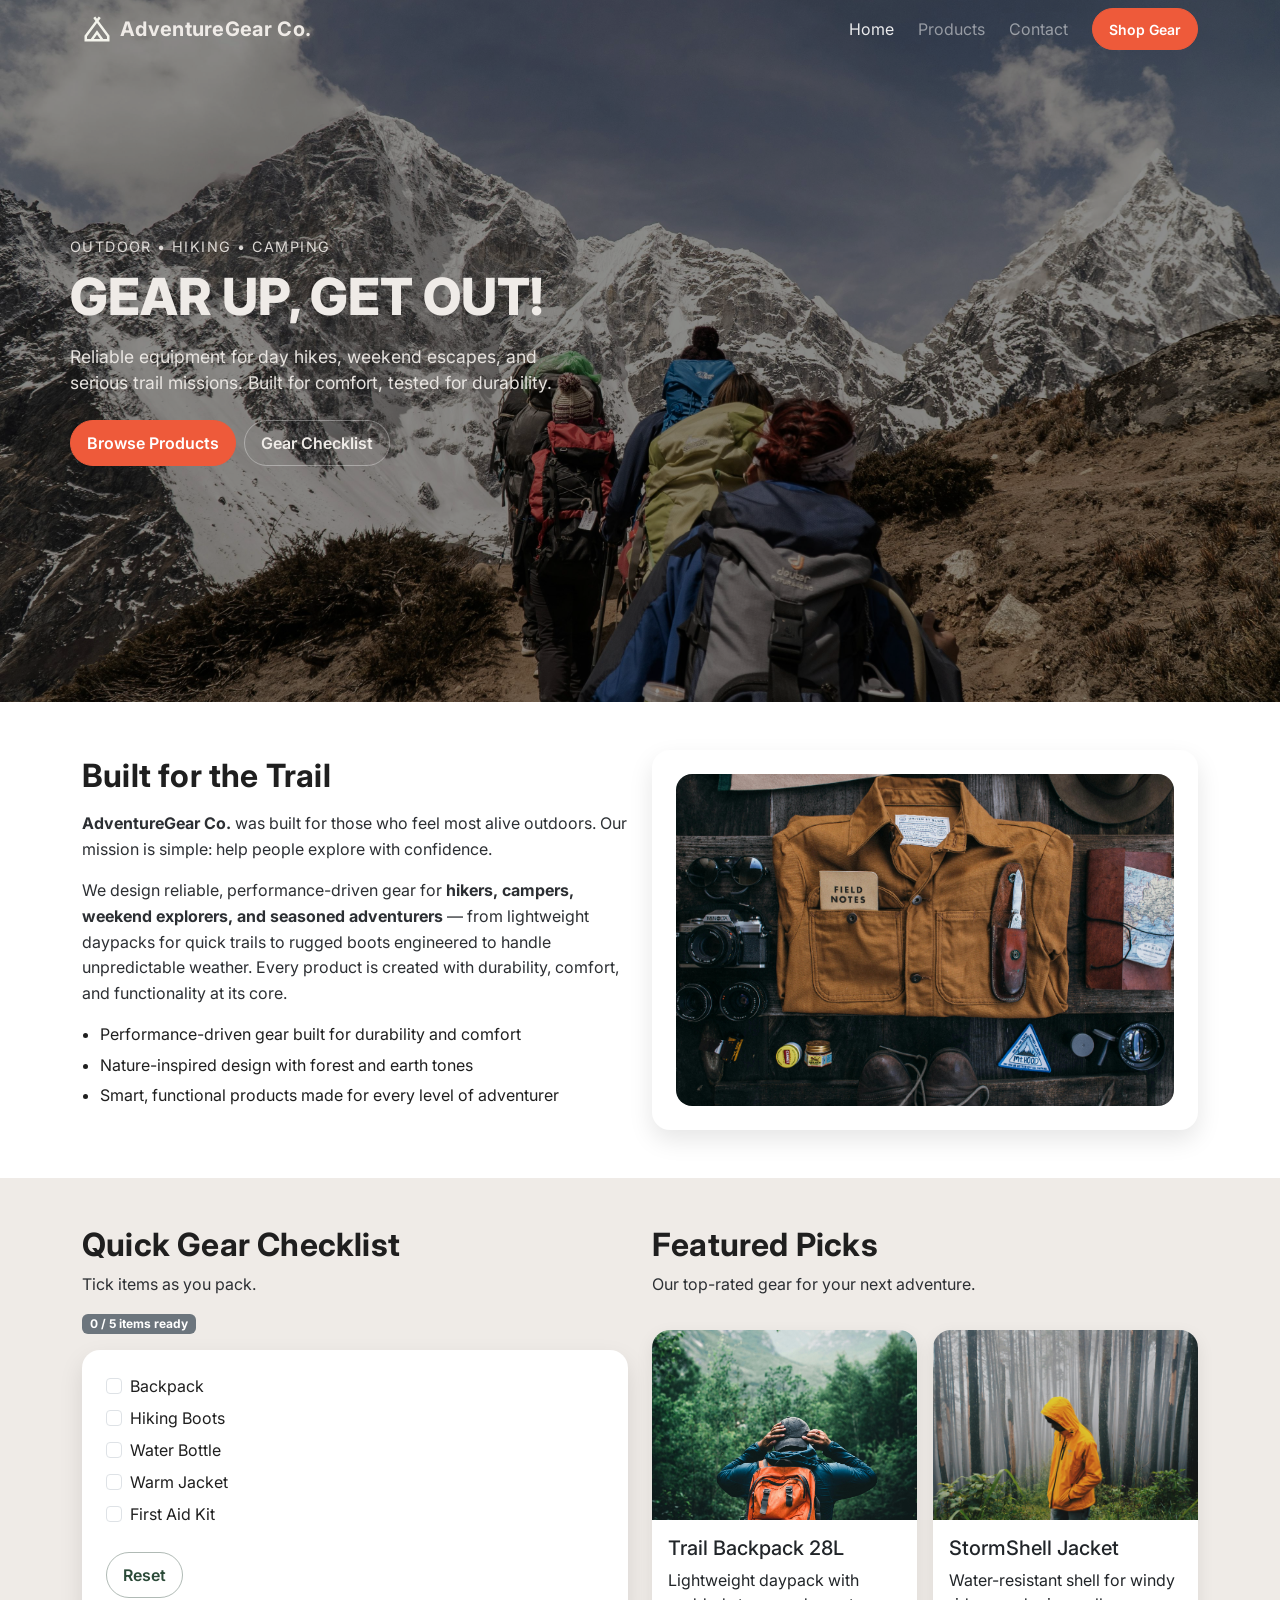
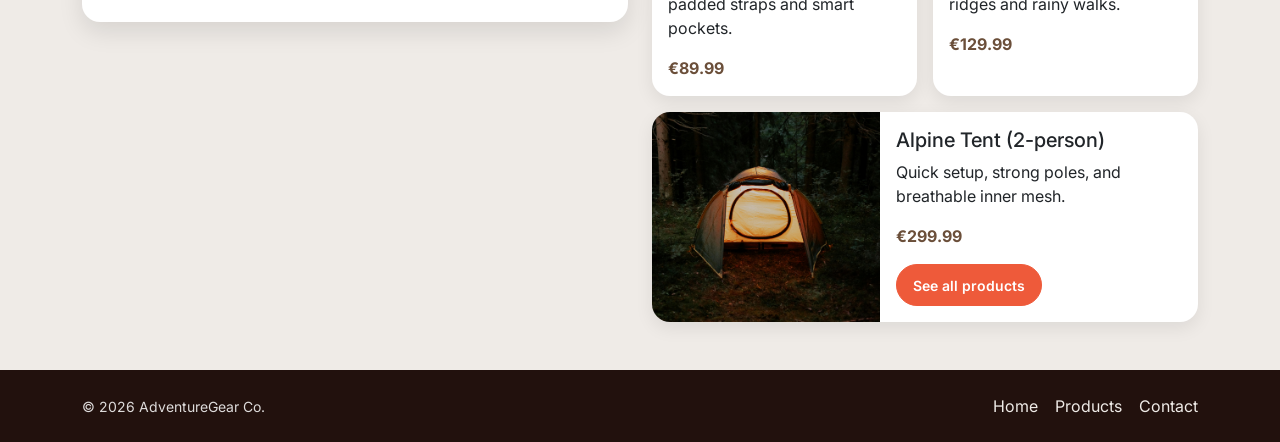
<file: index.html>
<!DOCTYPE html>
<html lang="en">

<head>
    <meta charset="UTF-8" />
    <meta name="viewport" content="width=device-width, initial-scale=1.0" />
    <meta name="description" content="AdventureGear Co. — Outdoor and hiking equipment for every adventure." />
    <title>AdventureGear Co. | Home</title>

    <!-- Inter Font -->
    <link rel="preconnect" href="https://fonts.googleapis.com">
    <link rel="preconnect" href="https://fonts.gstatic.com" crossorigin>
    <link
        href="https://fonts.googleapis.com/css2?family=Inter:ital,opsz,wght@0,14..32,100..900;1,14..32,100..900&display=swap"
        rel="stylesheet">

    <!-- Bootstrap 5 -->
    <link href="https://cdn.jsdelivr.net/npm/bootstrap@5.3.3/dist/css/bootstrap.min.css" rel="stylesheet">

    <!-- External CSS -->
    <link rel="stylesheet" href="assets/css/style.css" />
</head>

<body>
    <!-- Navbar (Bootstrap) -->
    <nav class="navbar navbar-expand-lg navbar-dark custom-navbar sticky-top">
        <div class="container">
            <a class="navbar-brand fw-bold d-flex align-items-center gap-2" href="index.html">
                <img src="assets/images/logo.svg" alt="AdventureGear logo" class="logo-img">
                <span>AdventureGear Co.</span>
            </a>

            <!-- Mobile toggle button -->
            <button class="navbar-toggler" type="button" data-bs-toggle="collapse" data-bs-target="#mainNav"
                aria-controls="mainNav" aria-expanded="false" aria-label="Toggle navigation">
                <span class="navbar-toggler-icon"></span>
            </button>
            <div class="collapse navbar-collapse" id="mainNav">
                <ul class="navbar-nav ms-auto align-items-lg-center gap-lg-2">
                    <li class="nav-item"><a class="nav-link active" href="index.html" aria-current="page">Home</a></li>
                    <li class="nav-item"><a class="nav-link" href="products.html">Products</a></li>
                    <li class="nav-item"><a class="nav-link" href="contact.html">Contact</a></li>
                    <li class="nav-item ms-lg-2">
                        <a class="btn main-btn btn-sm" href="products.html">Shop Gear</a>
                    </li>
                </ul>
            </div>
        </div>
    </nav>

    <!-- Hero Section -->
    <header class="home-hero">
        <div class="container hero-text">
            <div class="row">
                <div class="col-lg-7">
                    <p class="small-label mb-2">Outdoor • Hiking • Camping</p>
                    <h1 class="main-heading">GEAR UP, GET OUT!</h1>
                    <p class="hero-desc mt-3">
                        Reliable equipment for day hikes, weekend escapes, and serious trail missions.
                        Built for comfort, tested for durability.
                    </p>

                    <div class="d-flex flex-wrap gap-2 mt-4">
                        <a class="btn main-btn" href="products.html">Browse Products</a>
                        <a class="btn outline-btn" href="#checklist" aria-label="Jump to gear checklist">
                            Gear Checklist
                        </a>
                    </div>
                </div>
            </div>
        </div>
    </header>

    <!-- Brand Story -->
    <main>
        <section class="py-5">
            <div class="container">
                <div class="row align-items-center g-4">
                    <div class="col-lg-6">
                        <h2 class="section-title">Built for the Trail</h2>
                        <p class="section-text mt-3">
                            <strong>AdventureGear Co.</strong> was built for those who feel most alive
                            outdoors. Our mission is simple: help people explore with confidence.
                        </p>
                        <p class="section-text">
                            We design reliable, performance-driven gear for <strong>hikers, campers, weekend explorers,
                                and
                                seasoned adventurers</strong> — from lightweight daypacks for quick trails to rugged
                            boots engineered
                            to handle unpredictable weather. Every product is created with durability, comfort, and
                            functionality at its core.
                        </p>
                        <ul class="feature-list mt-3">
                            <li>Performance-driven gear built for durability and comfort</li>
                            <li>Nature-inspired design with forest and earth tones</li>
                            <li>Smart, functional products made for every level of adventurer</li>
                        </ul>
                    </div>

                    <div class="col-lg-6">
                        <!-- Simple image card -->
                        <div class="info-box p-4">
                            <img src="assets/images/card.jpg" class="img-fluid rounded-4" alt="Hiking Pack" />
                        </div>
                    </div>
                </div>
            </div>
        </section>

        <!-- Interactive Checklist -->
        <section id="checklist" class="py-5 light-section">
            <div class="container">
                <div class="row g-4 align-items-start">
                    <div class="col-lg-6">
                        <h2 class="section-title">Quick Gear Checklist</h2>
                        <p class="section-text mt-2">
                            Tick items as you pack.
                        </p>

                        <div class="d-flex align-items-center gap-2 mt-3">
                            <span class="badge text-bg-secondary" id="checklistCount">0 / 5 items ready</span>
                            <span class="badge text-bg-success d-none" id="checklistReady">Ready!</span>
                        </div>
                        
                        <div class="info-box p-4 mt-3">
                            <div class="form-check">
                                <input class="form-check-input gear-check" type="checkbox" id="item1">
                                <label class="form-check-label" for="item1">Backpack</label>
                            </div>
                            <div class="form-check mt-2">
                                <input class="form-check-input gear-check" type="checkbox" id="item2">
                                <label class="form-check-label" for="item2">Hiking Boots</label>
                            </div>
                            <div class="form-check mt-2">
                                <input class="form-check-input gear-check" type="checkbox" id="item3">
                                <label class="form-check-label" for="item3">Water Bottle</label>
                            </div>
                            <div class="form-check mt-2">
                                <input class="form-check-input gear-check" type="checkbox" id="item4">
                                <label class="form-check-label" for="item4">Warm Jacket</label>
                            </div>
                            <div class="form-check mt-2">
                                <input class="form-check-input gear-check" type="checkbox" id="item5">
                                <label class="form-check-label" for="item5">First Aid Kit</label>
                            </div>

                            <button class="btn outline-btn mt-4" id="checklistReset" type="button">
                                Reset
                            </button>
                        </div>
                    </div>

                    <div class="col-lg-6">
                        <!-- Featured gear cards -->
                        <h2 class="section-title">Featured Picks</h2>
                        <p class="section-text mt-2">
                            Our top-rated gear for your next adventure.
                        </p>
                        <div class="row g-3 mt-1">
                            <div class="col-md-6">
                                <div class="card product-box h-100">
                                    <img class="card-img-top" src="assets/images/backpack.jpg" alt="Backpack">
                                    <div class="card-body">
                                        <h3 class="card-title h5">Trail Backpack 28L</h3>
                                        <p class="card-text">Lightweight daypack with padded straps and smart pockets.
                                        </p>
                                        <p class="price-tag mb-0">€89.99</p>
                                    </div>
                                </div>
                            </div>
                            <div class="col-md-6">
                                <div class="card product-box h-100">
                                    <img class="card-img-top" src="assets/images/jacket.jpg" alt="Outdoor gear">
                                    <div class="card-body">
                                        <h3 class="card-title h5">StormShell Jacket</h3>
                                        <p class="card-text">Water-resistant shell for windy ridges and rainy walks.</p>
                                        <p class="price-tag mb-0">€129.99</p>
                                    </div>
                                </div>
                            </div>
                            <div class="col-12">
                                <div class="card product-box">
                                    <div class="row g-0">
                                        <div class="col-md-5">
                                            <img class="img-fluid h-100 w-100 rounded-start object-fit-cover"
                                                src="assets/images/alpine-tent.jpg" alt="Tent in the forest">
                                        </div>
                                        <div class="col-md-7">
                                            <div class="card-body">
                                                <h3 class="card-title h5">Alpine Tent (2-person)</h3>
                                                <p class="card-text">Quick setup, strong poles, and breathable inner
                                                    mesh.</p>
                                                <p class="price-tag mb-3">€299.99</p>
                                                <a class="btn main-btn btn-sm" href="products.html">See all
                                                    products</a>
                                            </div>
                                        </div>
                                    </div>
                                </div>
                            </div>
                        </div>

                    </div>
                </div>
            </div>
        </section>
    </main>

    <!-- Footer -->
    <footer class="py-4 main-footer">
        <div class="container">
            <div class="row g-3 align-items-center">
                <div class="col-md-6">
                    <p class="mb-0 small">
                        © <span id="year"></span> AdventureGear Co.
                    </p>
                </div>
                <div class="col-md-6 text-md-end">
                    <a class="footer-link" href="index.html">Home</a>
                    <a class="footer-link" href="products.html">Products</a>
                    <a class="footer-link" href="contact.html">Contact</a>
                </div>
            </div>
        </div>
    </footer>

    <!-- Bootstrap JS -->
    <script src="https://cdn.jsdelivr.net/npm/bootstrap@5.3.3/dist/js/bootstrap.bundle.min.js"></script>

    <!-- External JS -->
    <script src="assets/js/script.js"></script>
</body>

</html>
</file>
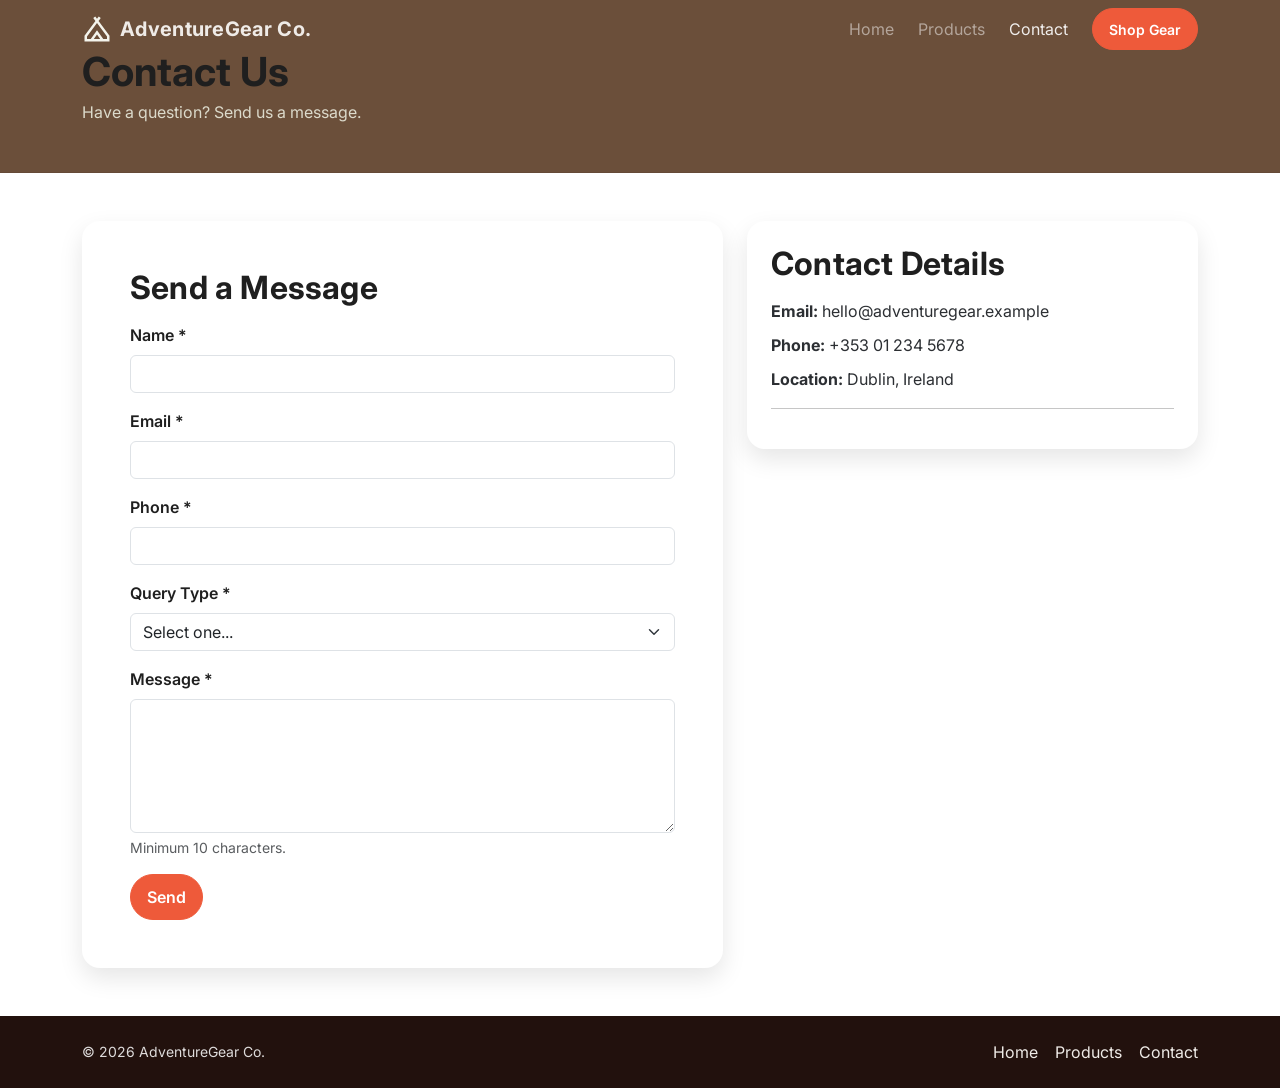
<file: contact.html>
<!DOCTYPE html>
<html lang="en">

<head>
  <meta charset="UTF-8" />
  <meta name="viewport" content="width=device-width, initial-scale=1.0" />
  <meta name="description" content="Contact AdventureGear Co. — validated form with jQuery." />
  <title>AdventureGear Co. | Contact</title>

  <!-- Inter Font -->
  <link rel="preconnect" href="https://fonts.googleapis.com">
  <link rel="preconnect" href="https://fonts.gstatic.com" crossorigin>
  <link
    href="https://fonts.googleapis.com/css2?family=Inter:ital,opsz,wght@0,14..32,100..900;1,14..32,100..900&display=swap"
    rel="stylesheet">

  <!-- Bootstrap 5 -->
  <link href="https://cdn.jsdelivr.net/npm/bootstrap@5.3.3/dist/css/bootstrap.min.css" rel="stylesheet">

  <!-- External CSS -->
  <link rel="stylesheet" href="assets/css/style.css" />
</head>

<body>
  <!-- Navbar -->
  <nav class="navbar navbar-expand-lg navbar-dark custom-navbar sticky-top">
    <div class="container">
      <a class="navbar-brand fw-bold d-flex align-items-center gap-2" href="index.html">
        <img src="assets/images/logo.svg" alt="AdventureGear logo" class="logo-img">
        <span>AdventureGear Co.</span>
      </a>

      <button class="navbar-toggler" type="button" data-bs-toggle="collapse" data-bs-target="#mainNav"
        aria-controls="mainNav" aria-expanded="false" aria-label="Toggle navigation">
        <span class="navbar-toggler-icon"></span>
      </button>

      <div class="collapse navbar-collapse" id="mainNav">
        <ul class="navbar-nav ms-auto align-items-lg-center gap-lg-2">
          <li class="nav-item"><a class="nav-link" href="index.html">Home</a></li>
          <li class="nav-item"><a class="nav-link" href="products.html">Products</a></li>
          <li class="nav-item"><a class="nav-link active" href="contact.html" aria-current="page">Contact</a></li>
          <li class="nav-item ms-lg-2">
            <a class="btn main-btn btn-sm" href="products.html">Shop Gear</a>
          </li>
        </ul>
      </div>
    </div>
  </nav>

  <!-- Header -->
  <header class="py-5 top-banner">
    <div class="container">
      <h1 class="page-heading">Contact Us</h1>
      <p class="page-text mb-0">
        Have a question? Send us a message.
      </p>
    </div>
  </header>

  <main class="py-5">
    <div class="container">
      <div class="row g-4">
        <div class="col-lg-7">
          <div class="info-box p-4 p-md-5">
            <h2 class="section-title mb-3">Send a Message</h2>

            <div id="formSuccess" class="alert alert-success d-none" role="alert">
              Message sent successfully! We will get back to you soon.
            </div>

            <!-- Contact Form -->
            <form id="contactForm" novalidate>

              <div class="mb-3">
                <label for="name" class="form-label fw-semibold">Name *</label>
                <input type="text" class="form-control" id="name" name="name" required>
                <div class="error-text" id="errName"></div>
              </div>

              <div class="mb-3">
                <label for="email" class="form-label fw-semibold">Email *</label>
                <input type="email" class="form-control" id="email" name="email" required>
                <div class="error-text" id="errEmail"></div>
              </div>

              <div class="mb-3">
                <label for="phone" class="form-label fw-semibold">Phone *</label>
                <input type="tel" class="form-control" id="phone" name="phone" required>
                <div class="error-text" id="errPhone"></div>
              </div>
              
              <div class="mb-3">
                <label for="queryType" class="form-label fw-semibold">Query Type *</label>
                <select class="form-select" id="queryType" name="queryType" required>
                  <option value="" selected>Select one...</option>
                  <option value="Booking">Booking</option>
                  <option value="Payment">Payment</option>
                  <option value="General Info">General Info</option>
                  <option value="Other">Other</option>
                </select>
                <div class="error-text" id="errQueryType"></div>
              </div>

              <div class="mb-3">
                <label for="message" class="form-label fw-semibold">Message *</label>
                <textarea class="form-control" id="message" name="message" rows="5" minlength="10" required></textarea>
                <div class="form-text">Minimum 10 characters.</div>
                <div class="error-text" id="errMessage"></div>
              </div>

              <button type="submit" class="btn main-btn">Send</button>
            </form>
          </div>
        </div>

        <div class="col-lg-5">
          <div class="info-box p-4">
            <h2 class="section-title mb-3">Contact Details</h2>
            <p class="section-text mb-2"><strong>Email:</strong> hello@adventuregear.example</p>
            <p class="section-text mb-2"><strong>Phone:</strong> +353 01 234 5678</p>
            <p class="section-text mb-0"><strong>Location:</strong> Dublin, Ireland</p>
            <hr>
          </div>
        </div>
      </div>
    </div>
  </main>

  <!-- Footer -->
  <footer class="py-4 main-footer">
    <div class="container">
      <div class="row g-3 align-items-center">
        <div class="col-md-6">
          <p class="mb-0 small">
            © <span id="year"></span> AdventureGear Co.
          </p>
        </div>
        <div class="col-md-6 text-md-end">
          <a class="footer-link" href="index.html">Home</a>
          <a class="footer-link" href="products.html">Products</a>
          <a class="footer-link" href="contact.html">Contact</a>
        </div>
      </div>
    </div>
  </footer>

  <!-- Bootstrap JS -->
  <script src="https://cdn.jsdelivr.net/npm/bootstrap@5.3.3/dist/js/bootstrap.bundle.min.js"></script>

  <!-- Validation jQuery -->
  <script src="https://code.jquery.com/jquery-3.7.1.min.js"></script>

  <!-- External JS -->
  <script src="assets/js/script.js"></script>
</body>

</html>
</file>
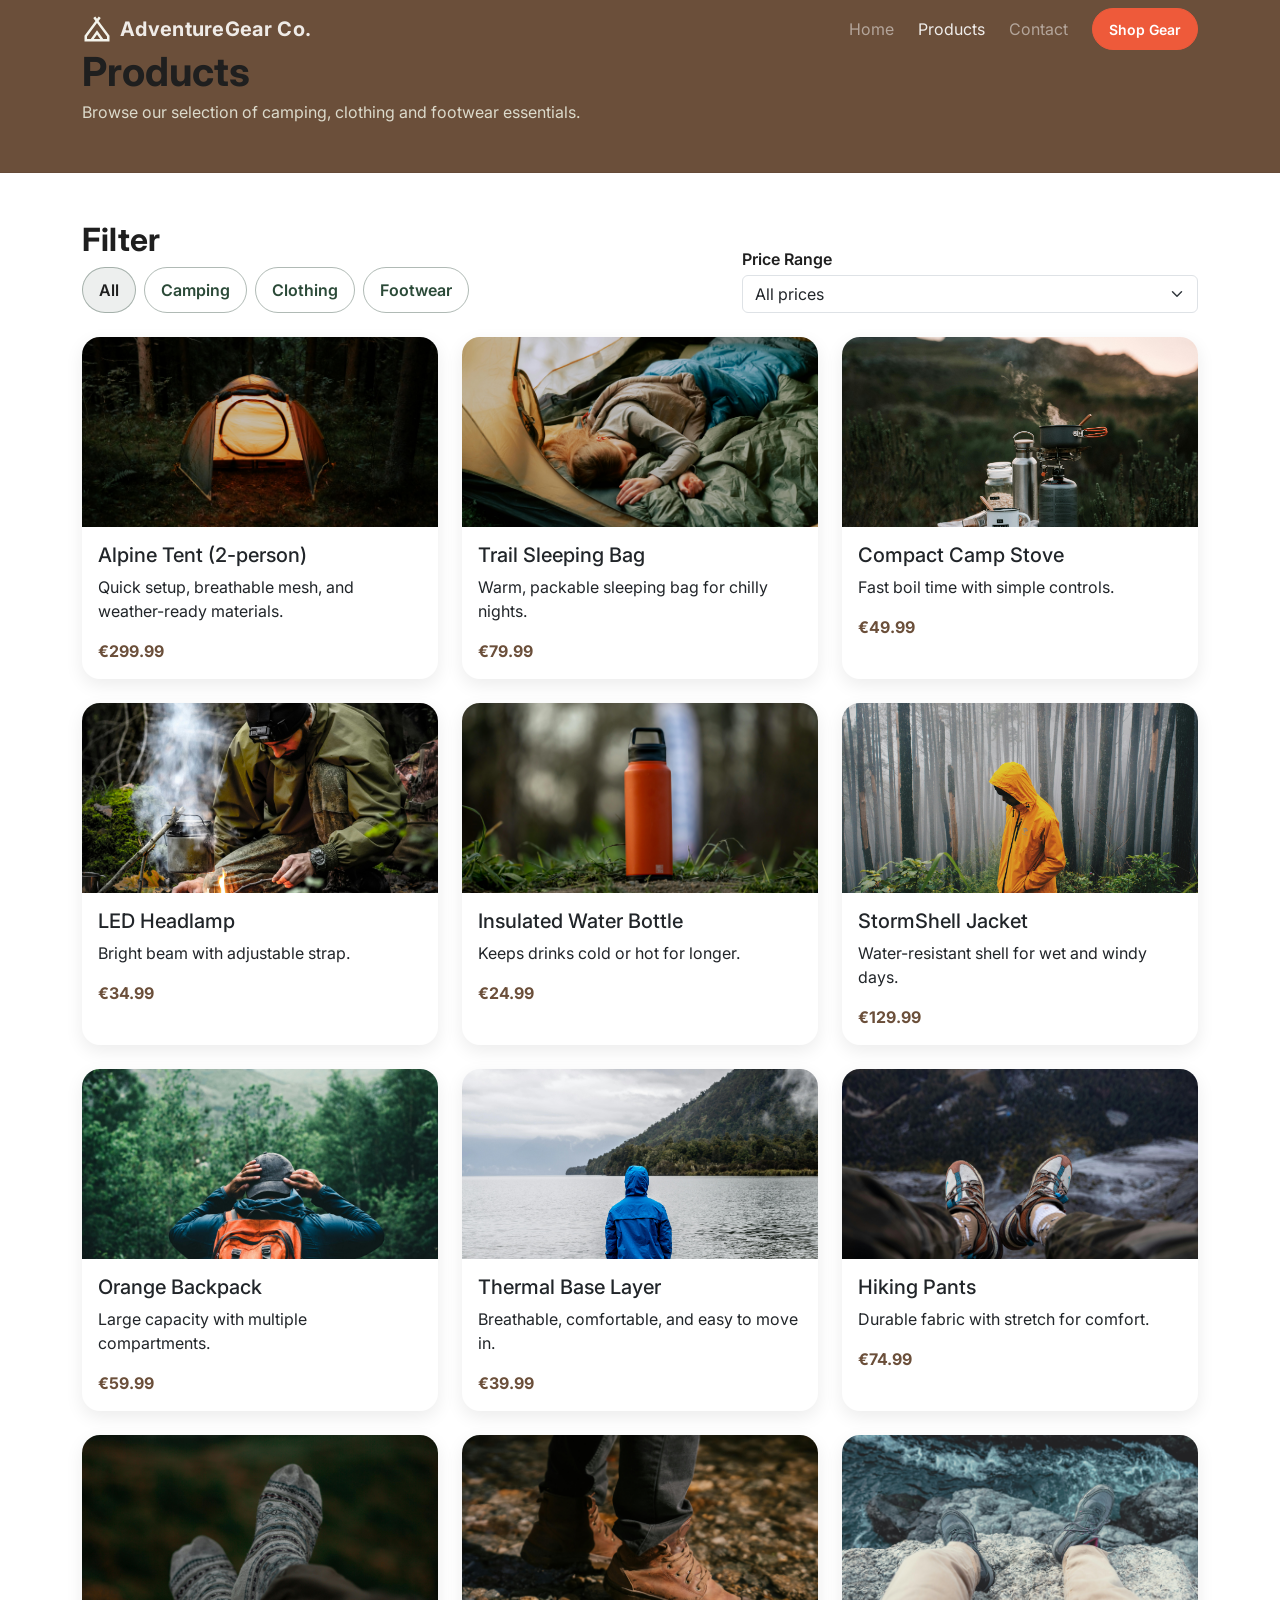
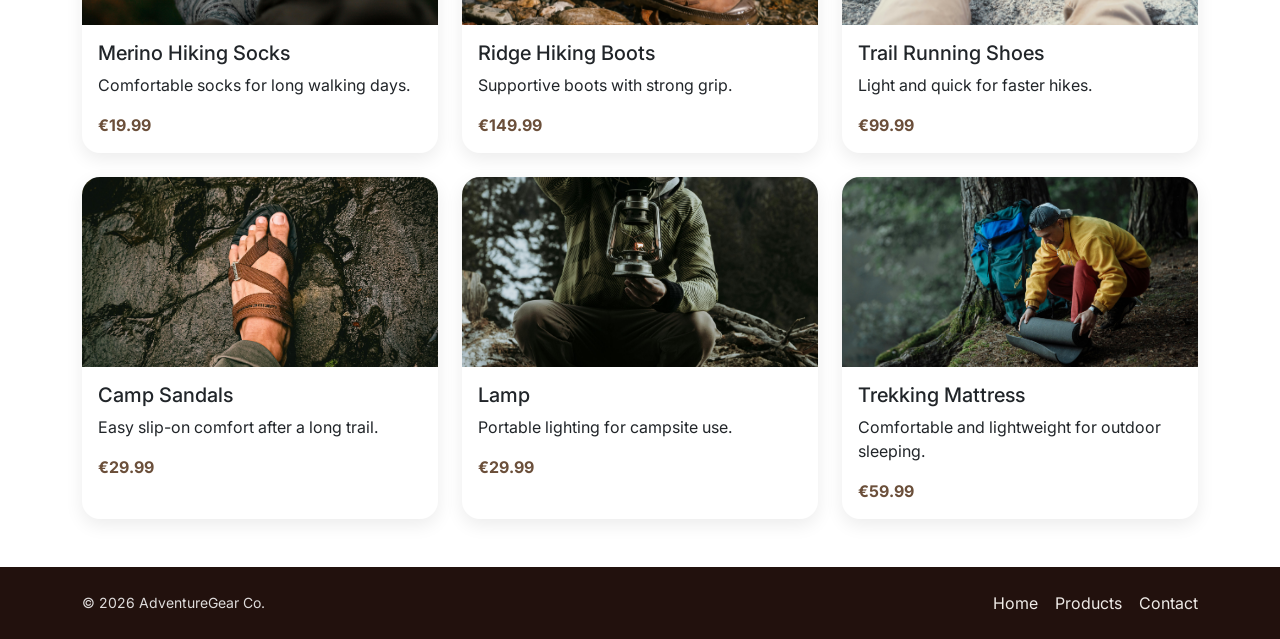
<file: products.html>
<!DOCTYPE html>
<html lang="en">

<head>
  <meta charset="UTF-8" />
  <meta name="viewport" content="width=device-width, initial-scale=1.0" />
  <meta name="description" content="AdventureGear Co. Products — camping, clothing and footwear." />
  <title>AdventureGear Co. | Products</title>

  <!-- Inter Font -->
  <link rel="preconnect" href="https://fonts.googleapis.com">
  <link rel="preconnect" href="https://fonts.gstatic.com" crossorigin>
  <link
    href="https://fonts.googleapis.com/css2?family=Inter:ital,opsz,wght@0,14..32,100..900;1,14..32,100..900&display=swap"
    rel="stylesheet">

  <!-- Bootstrap 5 -->
  <link href="https://cdn.jsdelivr.net/npm/bootstrap@5.3.3/dist/css/bootstrap.min.css" rel="stylesheet">

  <!-- External CSS -->
  <link rel="stylesheet" href="assets/css/style.css" />
</head>

<body>
  <!-- Navbar -->
  <nav class="navbar navbar-expand-lg navbar-dark custom-navbar sticky-top">
    <div class="container">
      <a class="navbar-brand fw-bold d-flex align-items-center gap-2" href="index.html">
        <img src="assets/images/logo.svg" alt="AdventureGear logo" class="logo-img">
        <span>AdventureGear Co.</span>
      </a>

      <button class="navbar-toggler" type="button" data-bs-toggle="collapse" data-bs-target="#mainNav"
        aria-controls="mainNav" aria-expanded="false" aria-label="Toggle navigation">
        <span class="navbar-toggler-icon"></span>
      </button>

      <div class="collapse navbar-collapse" id="mainNav">
        <ul class="navbar-nav ms-auto align-items-lg-center gap-lg-2">
          <li class="nav-item"><a class="nav-link" href="index.html">Home</a></li>
          <li class="nav-item"><a class="nav-link active" href="products.html" aria-current="page">Products</a></li>
          <li class="nav-item"><a class="nav-link" href="contact.html">Contact</a></li>
          <li class="nav-item ms-lg-2">
            <a class="btn main-btn btn-sm" href="products.html">Shop Gear</a>
          </li>
        </ul>
      </div>
    </div>
  </nav>

  <!-- Header -->
  <header class="py-5 top-banner">
    <div class="container">
      <h1 class="page-heading">Products</h1>
      <p class="page-text mb-0">
        Browse our selection of camping, clothing and footwear essentials.
      </p>
    </div>
  </header>

  <main class="py-5">
    <div class="container">
      <!-- Filter controls -->
      <section class="mb-4">
        <div class="row g-3 align-items-end">
          <div class="col-lg-7">
            <h2 class="section-title mb-2">Filter</h2>
            <div class="d-flex flex-wrap gap-2">
              <button class="btn outline-btn filter-btn active" type="button" data-filter="all">All</button>
              <button class="btn outline-btn filter-btn" type="button" data-filter="camping">Camping</button>
              <button class="btn outline-btn filter-btn" type="button" data-filter="clothing">Clothing</button>
              <button class="btn outline-btn filter-btn" type="button" data-filter="footwear">Footwear</button>
            </div>
          </div>

          <!-- Price range filter -->
          <div class="col-lg-5">
            <label for="priceRange" class="form-label fw-semibold mb-1">Price Range</label>
            <select id="priceRange" class="form-select">
              <option value="all" selected>All prices</option>
              <option value="under100">Under €100</option>
              <option value="100to200">€100 to €200</option>
              <option value="over200">Over €200</option>
            </select>
          </div>
        </div>
      </section>

      <!-- Bootstrap cards -->
      <section>
        <div class="row g-4" id="productsGrid">
          
          <div class="col-sm-6 col-lg-4 product-item" data-category="camping" data-price="299.99">
            <div class="card product-box h-100">
              <img class="card-img-top" src="assets/images/alpine-tent.jpg" alt="Tent">
              <!-- Photo by cottonbro studio from Pexels: https://www.pexels.com/photo/tent-in-a-forest-5994742/ -->
              <div class="card-body">
                <h3 class="card-title h5">Alpine Tent (2-person)</h3>
                <p class="card-text">Quick setup, breathable mesh, and weather-ready materials.</p>
                <p class="price-tag mb-0">€299.99</p>
              </div>
            </div>
          </div>

          <div class="col-sm-6 col-lg-4 product-item" data-category="camping" data-price="79.99">
            <div class="card product-box h-100">
              <img class="card-img-top" src="assets/images/sleeping-bag.jpg" alt="Sleeping bag">
              <!-- Photo by cottonbro studio: https://www.pexels.com/photo/woman-sleeping-inside-a-tent-5994748/ -->
              <div class="card-body">
                <h3 class="card-title h5">Trail Sleeping Bag</h3>
                <p class="card-text">Warm, packable sleeping bag for chilly nights.</p>
                <p class="price-tag mb-0">€79.99</p>
              </div>
            </div>
          </div>

          <div class="col-sm-6 col-lg-4 product-item" data-category="camping" data-price="49.99">
            <div class="card product-box h-100">
              <img class="card-img-top" src="assets/images/camp-stove.jpg" alt="Camping stove">
              <!-- Photo by Taryn Elliott from Pexels: https://www.pexels.com/photo/cooking-kit-with-pot-on-rock-4909071/-->
              <div class="card-body">
                <h3 class="card-title h5">Compact Camp Stove</h3>
                <p class="card-text">Fast boil time with simple controls.</p>
                <p class="price-tag mb-0">€49.99</p>
              </div>
            </div>
          </div>

          <div class="col-sm-6 col-lg-4 product-item" data-category="camping" data-price="34.99">
            <div class="card product-box h-100">
              <img class="card-img-top" src="assets/images/headlamp.jpg" alt="Headlamp">
              <!-- Photo by Saleh  Bakhshiyev: https://www.pexels.com/photo/kneeling-man-starting-fire-in-a-fireplace-15538110/ -->
              <div class="card-body">
                <h3 class="card-title h5">LED Headlamp</h3>
                <p class="card-text">Bright beam with adjustable strap.</p>
                <p class="price-tag mb-0">€34.99</p>
              </div>
            </div>
          </div>

          <div class="col-sm-6 col-lg-4 product-item" data-category="camping" data-price="24.99">
            <div class="card product-box h-100">
              <img class="card-img-top" src="assets/images/bottle.jpg" alt="Water bottle">
              <!-- Photo by Stephen Leonardi: https://www.pexels.com/photo/vibrant-orange-water-bottle-in-nature-setting-35662436/ -->
              <div class="card-body">
                <h3 class="card-title h5">Insulated Water Bottle</h3>
                <p class="card-text">Keeps drinks cold or hot for longer.</p>
                <p class="price-tag mb-0">€24.99</p>
              </div>
            </div>
          </div>

          <div class="col-sm-6 col-lg-4 product-item" data-category="clothing" data-price="129.99">
            <div class="card product-box h-100">
              <img class="card-img-top" src="assets/images/jacket.jpg" alt="Jacket">
              <!-- Photo by Life  Folk: https://www.pexels.com/photo/person-wearing-yellow-zip-up-hooded-jacket-3365796/ -->
              <div class="card-body">
                <h3 class="card-title h5">StormShell Jacket</h3>
                <p class="card-text">Water-resistant shell for wet and windy days.</p>
                <p class="price-tag mb-0">€129.99</p>
              </div>
            </div>
          </div>

          <div class="col-sm-6 col-lg-4 product-item" data-category="clothing" data-price="59.99">
            <div class="card product-box h-100">
              <img class="card-img-top" src="assets/images/backpack.jpg" alt="Backpack">
              <!-- Photo by Ali Kazal from Pexels: https://www.pexels.com/photo/man-in-blue-jacket-carrying-a-backpack-10771804/ -->
              <div class="card-body">
                <h3 class="card-title h5">Orange Backpack</h3>
                <p class="card-text">Large capacity with multiple compartments.</p>
                <p class="price-tag mb-0">€59.99</p>
              </div>
            </div>
          </div>

          <div class="col-sm-6 col-lg-4 product-item" data-category="clothing" data-price="39.99">
            <div class="card product-box h-100">
              <img class="card-img-top" src="assets/images/base-layer.jpg" alt="Base layer">
              <!-- Photo by Gabriela Palai: https://www.pexels.com/photo/person-wearing-blue-hoodie-near-body-of-water-433142/ -->
              <div class="card-body">
                <h3 class="card-title h5">Thermal Base Layer</h3>
                <p class="card-text">Breathable, comfortable, and easy to move in.</p>
                <p class="price-tag mb-0">€39.99</p>
              </div>
            </div>
          </div>

          <div class="col-sm-6 col-lg-4 product-item" data-category="clothing" data-price="74.99">
            <div class="card product-box h-100">
              <img class="card-img-top" src="assets/images/hiking-pants.jpg" alt="Hiking pants">
              <div class="card-body">
                <h3 class="card-title h5">Hiking Pants</h3>
                <p class="card-text">Durable fabric with stretch for comfort.</p>
                <p class="price-tag mb-0">€74.99</p>
              </div>
            </div>
          </div>

          <div class="col-sm-6 col-lg-4 product-item" data-category="clothing" data-price="19.99">
            <div class="card product-box h-100">
              <img class="card-img-top" src="assets/images/socks.jpg" alt="Socks">
              <!-- Photo by Sefa from Pexels: https://www.pexels.com/photo/feet-in-nordic-pattern-socks-against-sunset-sky-15948085/ -->
              <div class="card-body">
                <h3 class="card-title h5">Merino Hiking Socks</h3>
                <p class="card-text">Comfortable socks for long walking days.</p>
                <p class="price-tag mb-0">€19.99</p>
              </div>
            </div>
          </div>

          <div class="col-sm-6 col-lg-4 product-item" data-category="footwear" data-price="149.99">
            <div class="card product-box h-100">
              <img class="card-img-top" src="assets/images/hiking-boots.jpg" alt="Hiking boots">
              <!-- Photo by Marta Wave: https://www.pexels.com/photo/unrecognizable-person-walking-on-stones-near-water-5875910/ -->
              <div class="card-body">
                <h3 class="card-title h5">Ridge Hiking Boots</h3>
                <p class="card-text">Supportive boots with strong grip.</p>
                <p class="price-tag mb-0">€149.99</p>
              </div>
            </div>
          </div>

          <div class="col-sm-6 col-lg-4 product-item" data-category="footwear" data-price="99.99">
            <div class="card product-box h-100">
              <img class="card-img-top" src="assets/images/trail-shoes.jpg" alt="Trail shoes">
              <!-- Photo by the happiest face: https://www.pexels.com/photo/photo-of-man-sitting-on-the-cliff-1033849/ -->
              <div class="card-body">
                <h3 class="card-title h5">Trail Running Shoes</h3>
                <p class="card-text">Light and quick for faster hikes.</p>
                <p class="price-tag mb-0">€99.99</p>
              </div>
            </div>
          </div>

          <div class="col-sm-6 col-lg-4 product-item" data-category="footwear" data-price="29.99">
            <div class="card product-box h-100">
              <img class="card-img-top" src="assets/images/sandals.jpg" alt="Sandals">
              <!-- Photo by Alfin Auzikri: https://www.pexels.com/photo/person-standing-on-wet-stone-ground-in-wildlife-5539960/ -->
              <div class="card-body">
                <h3 class="card-title h5">Camp Sandals</h3>
                <p class="card-text">Easy slip-on comfort after a long trail.</p>
                <p class="price-tag mb-0">€29.99</p>
              </div>
            </div>
          </div>

          <div class="col-sm-6 col-lg-4 product-item" data-category="camping" data-price="29.99">
            <div class="card product-box h-100">
              <img class="card-img-top" src="assets/images/lamp.jpg" alt="Lamp">
              <!-- Photo by kwnos  Iv: https://www.pexels.com/photo/a-man-sitting-on-a-rock-with-a-camera-in-front-of-him-15782528/ -->
              <div class="card-body">
                <h3 class="card-title h5">Lamp</h3>
                <p class="card-text">Portable lighting for campsite use.</p>
                <p class="price-tag mb-0">€29.99</p>
              </div>
            </div>
          </div>

          <div class="col-sm-6 col-lg-4 product-item" data-category="camping" data-price="59.99">
            <div class="card product-box h-100">
              <img class="card-img-top" src="assets/images/mattress.jpg" alt="Trekking Mattress">
              <!-- Photo by Thirdman: https://www.pexels.com/photo/man-in-yellow-sweater-and-gray-pants-sitting-on-brown-soil-5051868/ -->
              <div class="card-body">
                <h3 class="card-title h5">Trekking Mattress</h3>
                <p class="card-text">Comfortable and lightweight for outdoor sleeping.</p>
                <p class="price-tag mb-0">€59.99</p>
              </div>
            </div>
          </div>

        </div>
      </section>
    </div>
  </main>

  <!-- Footer -->
  <footer class="py-4 main-footer">
    <div class="container">
      <div class="row g-3 align-items-center">
        <div class="col-md-6">
          <p class="mb-0 small">
            © <span id="year"></span> AdventureGear Co.
          </p>
        </div>
        <div class="col-md-6 text-md-end">
          <a class="footer-link" href="index.html">Home</a>
          <a class="footer-link" href="products.html">Products</a>
          <a class="footer-link" href="contact.html">Contact</a>
        </div>
      </div>
    </div>
  </footer>

  <!-- Bootstrap JS -->
  <script src="https://cdn.jsdelivr.net/npm/bootstrap@5.3.3/dist/js/bootstrap.bundle.min.js"></script>

  <!-- External JS -->
  <script src="assets/js/script.js"></script>
</body>

</html>
</file>
<file: assets/css/style.css>
:root {
  --font-main: "Inter", sans-serif;
  --font-heading: "Inter", sans-serif;

  --dark-brown: #22110d;
  --forest-2: #2b4a38;
  --earth: #6b4f3a;
  --sand: #efebe7;
  --orange: #ee5a3a;
  --text: #1f1f1f;
  --muted: #dcdacb;

  --radius: 18px;
  --shadow: 0 10px 25px rgba(0, 0, 0, 0.10);
}

/* Base */
body {
  font-family: var(--font-main);
  color: var(--text);
  background-color: #fff;
}

.section-title {
  font-family: var(--font-heading);
  font-weight: 700;
  letter-spacing: 0.2px;
}

.section-text {
  color: #2c2f33;
  line-height: 1.6;
}

/* Alt section */
.light-section {
  background: var(--sand);
}

/* Lists */
.feature-list {
  padding-left: 1.1rem;
}

.feature-list li {
  margin-bottom: 0.4rem;
}

/* Navbar */
.custom-navbar {
  background: transparent;
  position: absolute;
  width: 100%;
  z-index: 1000;
}

.logo-img {
  width: 30px;
  height: 30px;
  object-fit: contain;
}

.custom-navbar .navbar-brand {
  font-family: var(--font-heading);
  font-weight: 800;
  letter-spacing: 0.3px;
  color: var(--sand);
}

.navbar .nav-link {
  opacity: 0.9;
}

.navbar .nav-link:hover {
  opacity: 1;
  text-decoration: underline;
}

/* Buttons */
.main-btn {
  background-color: var(--orange);
  border: 1px solid var(--orange);
  color: #fff;
  font-weight: 600;
  border-radius: 999px;
  padding: 0.6rem 1rem;
}

.main-btn:hover {
  background-color: var(--orange);
  color: #fff;
}

.outline-btn {
  background: transparent;
  border: 1px solid rgba(255, 255, 255, 0.35);
  color: var(--sand);
  font-weight: 600;
  border-radius: 999px;
  padding: 0.6rem 1rem;
}

.outline-btn:hover {
  background: rgba(255, 255, 255, 0.10);
}

/* Outline button colors on light backgrounds */
.light-section .outline-btn,
.top-banner .outline-btn,
main .outline-btn {
  border-color: rgba(31, 58, 45, 0.35);
  color: var(--forest-2);
}

.light-section .outline-btn:hover,
main .outline-btn:hover {
  background: rgba(31, 58, 45, 0.06);
}

/* Hero */
.home-hero {
  position: relative;
  min-height: 78vh;
  display: flex;
  align-items: center;
  background-image: url("../images/hero.jpg");
  background-size: cover;
  background-position: center;
}

.home-hero::before {
  content: "";
  position: absolute;
  inset: 0;
  background: rgba(0, 0, 0, 0.45);
}

.hero-text {
  position: relative;
  color: var(--sand);
  padding: 4rem 0;
}

.small-label {
  letter-spacing: 1.4px;
  text-transform: uppercase;
  opacity: 0.9;
  font-size: 0.9rem;
}

.main-heading {
  font-family: var(--font-heading);
  font-weight: 800;
  font-stretch: 115%;
  font-size: clamp(2.2rem, 4vw, 3.6rem);
  margin: 0;
  color: var(--sand);
}

.hero-desc {
  font-size: 1.1rem;
  max-width: 48ch;
  opacity: 0.95;
}

/* Cards */
.info-box {
  background: #fff;
  border-radius: var(--radius);
  box-shadow: var(--shadow);
}

/* Product cards */
.product-box {
  border: 0;
  border-radius: var(--radius);
  overflow: hidden;
  box-shadow: 0 6px 18px rgba(0, 0, 0, 0.08);
  transition: transform 0.15s ease, box-shadow 0.15s ease;
}

.product-box:hover {
  transform: translateY(-3px);
  box-shadow: 0 12px 28px rgba(0, 0, 0, 0.12);
}

.product-box .card-img-top {
  height: 190px;
  object-fit: cover;
}

/* Price */
.price-tag {
  font-weight: 700;
  color: var(--earth);
}

.is-hidden {
  display: none !important;
}

.filter-btn.active {
  background: rgba(31, 58, 45, 0.08);
  border-color: rgba(31, 58, 45, 0.35);
}

/* Page headers */
.top-banner {
  background: var(--earth);
  border-bottom: 1px solid rgba(0, 0, 0, 0.06);
}

.page-heading {
  font-family: var(--font-heading);
  font-weight: 700;
  margin-bottom: 0.25rem;
}

.page-text {
  color: var(--muted);
}

/* Contact Form */
.error-text {
  color: #b00020;
  font-size: 0.9rem;
  margin-top: 0.35rem;
}

/* Footer */
.main-footer {
  background: var(--dark-brown);
  color: rgba(255, 255, 255, 0.85);
  font-family: var(--font-main);
}

.footer-link {
  color: var(--sand);
  text-decoration: none;
  margin-left: 0.8rem;
}

.footer-link:hover {
  text-decoration: underline;
  color: var(--sand);
}
</file>
